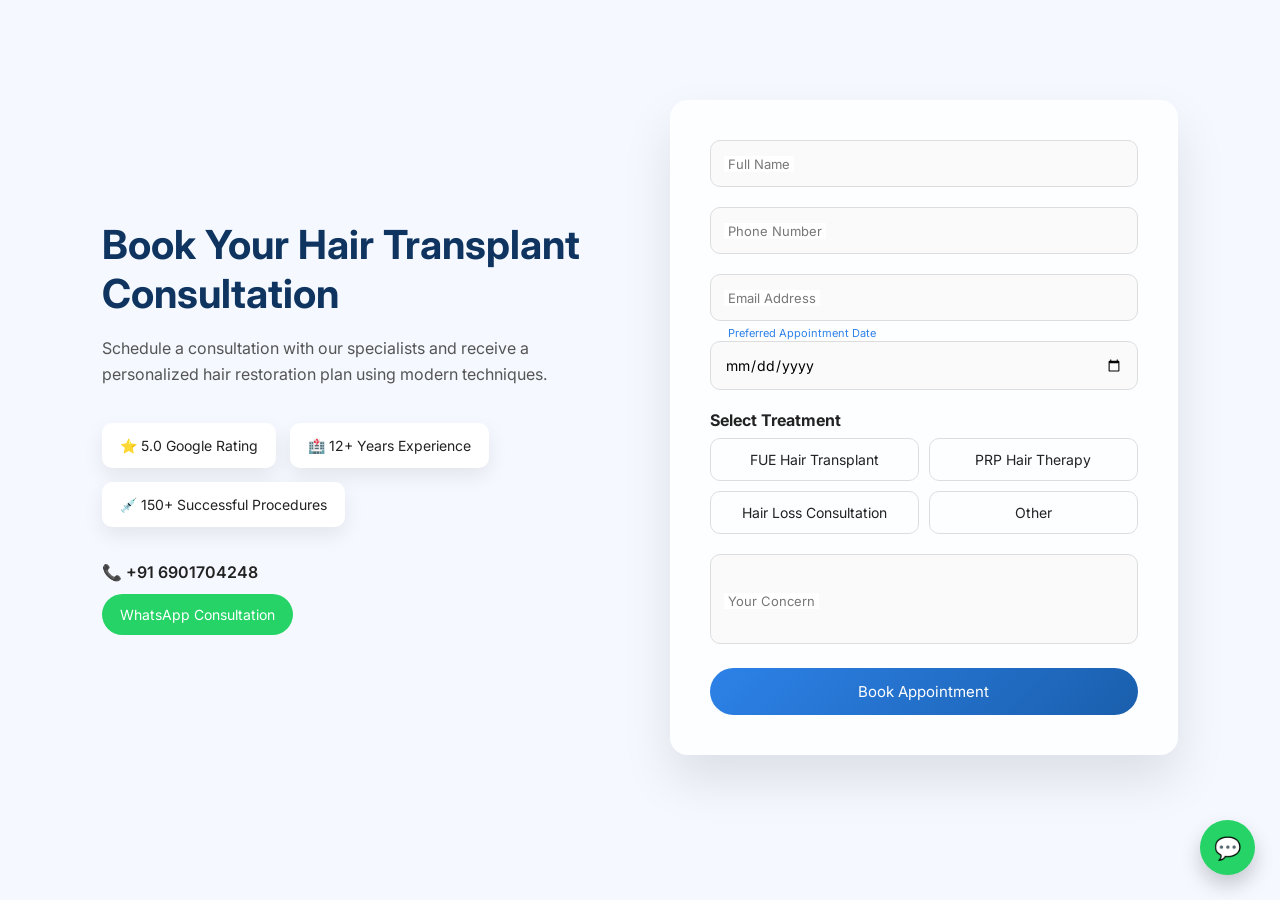
<file: appoinment.html>
<!DOCTYPE html>
<html lang="en">
<head>
<meta charset="UTF-8">
<meta name="viewport" content="width=device-width, initial-scale=1.0">

<title>Clinic Appointment</title>

<link href="https://fonts.googleapis.com/css2?family=Inter:wght@300;400;500;600&display=swap" rel="stylesheet">

<style>

*{
margin:0;
padding:0;
box-sizing:border-box;
font-family:Inter,sans-serif;
}

body{
background:#f5f9ff;
color:#222;
}

/* SECTION */

.appointment-section{
width:100%;
padding:100px 8%;
display:grid;
grid-template-columns:1fr 1fr;
gap:60px;
align-items:center;
}

/* LEFT SIDE */

.appointment-info h2{
font-size:40px;
color:#0f3460;
margin-bottom:18px;
}

.appointment-info p{
line-height:1.6;
color:#555;
margin-bottom:35px;
max-width:520px;
}

.trust{
display:flex;
gap:14px;
flex-wrap:wrap;
margin-bottom:35px;
}

.badge{
background:white;
padding:14px 18px;
border-radius:10px;
box-shadow:0 8px 20px rgba(0,0,0,0.08);
font-size:14px;
}

.phone{
font-weight:600;
margin-bottom:12px;
}

.whatsapp{
display:inline-flex;
align-items:center;
gap:8px;
background:#25D366;
color:white;
padding:12px 18px;
border-radius:30px;
text-decoration:none;
font-size:14px;
}

/* FORM CARD */

.form-card{
background:rgba(255,255,255,0.8);
backdrop-filter:blur(10px);
padding:40px;
border-radius:18px;
box-shadow:0 25px 50px rgba(0,0,0,0.1);
}

/* INPUT GROUP */

.form-group{
position:relative;
margin-bottom:20px;
}

.form-group input,
.form-group textarea{
width:100%;
padding:14px;
border-radius:10px;
border:1px solid #ddd;
background:#fafafa;
font-size:14px;
outline:none;
}

.form-group textarea{
height:90px;
resize:none;
}

/* FLOAT LABEL */

.form-group label{
position:absolute;
top:50%;
left:14px;
transform:translateY(-50%);
font-size:13px;
color:#777;
pointer-events:none;
transition:.3s;
background:white;
padding:0 4px;
}

.form-group input:focus+label,
.form-group input:not(:placeholder-shown)+label,
.form-group textarea:focus+label,
.form-group textarea:not(:placeholder-shown)+label{
top:-8px;
font-size:11px;
color:#2d82e8;
}

/* TREATMENT CARDS */

.treatments{
display:grid;
grid-template-columns:repeat(2,1fr);
gap:10px;
margin-bottom:20px;
}

.treatment{
border:1px solid #ddd;
padding:12px;
border-radius:10px;
cursor:pointer;
font-size:14px;
transition:.25s;
text-align:center;
}

.treatment:hover{
border-color:#2d82e8;
}

.treatment.active{
background:#2d82e8;
color:white;
border-color:#2d82e8;
}

/* BUTTON */

.submit-btn{
width:100%;
padding:14px;
border:none;
border-radius:30px;
background:linear-gradient(135deg,#2d82e8,#1a5fad);
color:white;
font-size:15px;
cursor:pointer;
transition:.25s;
}

.submit-btn:hover{
transform:translateY(-2px);
box-shadow:0 10px 25px rgba(0,0,0,0.15);
}
.floating-whatsapp{
position:fixed;
bottom:25px;
right:25px;
background:#25D366;
color:white;
font-size:22px;
width:55px;
height:55px;
display:flex;
align-items:center;
justify-content:center;
border-radius:50%;
text-decoration:none;
box-shadow:0 10px 20px rgba(0,0,0,0.2);
z-index: 2;
}

/* TABLET */

@media(max-width:1000px){

.appointment-section{
grid-template-columns:1fr;
gap:40px;
}

.appointment-info h2{
font-size:32px;
}

}

/* MOBILE */

@media(max-width:600px){

.appointment-section{
padding:70px 6%;
}

.treatments{
grid-template-columns:1fr;
}

.form-card{
padding:30px 22px;
}

.appointment-info h2{
font-size:26px;
}

}

</style>
</head>

<body>

<section class="appointment-section">

<div class="appointment-info">

<h2>Book Your Hair Transplant Consultation</h2>

<p>
Schedule a consultation with our specialists and receive a personalized hair restoration plan using modern techniques.
</p>

<div class="trust">

<div class="badge">⭐ 5.0 Google Rating</div>
<div class="badge">🏥 12+ Years Experience</div>
<div class="badge">💉 150+ Successful Procedures</div>

</div>

<div class="phone">📞 +91 6901704248</div>

<a class="whatsapp"
href="https://wa.me/916901704248?text=Hello%20Doctor,%20I%20want%20to%20book%20a%20hair%20transplant%20consultation."
target="_blank">
WhatsApp Consultation
</a>
<a href="https://wa.me/916901704248" class="floating-whatsapp" target="_blank">
💬  
</a>

</div>


<div class="form-card">

<form id="appointmentForm">

<div class="form-group">
<input type="text" id="name" placeholder=" " required>
<label>Full Name</label>
</div>

<div class="form-group">
<input type="tel" id="phone" placeholder=" " required>
<label>Phone Number</label>
</div>

<div class="form-group">
<input type="email" id="email" placeholder=" ">
<label>Email Address</label>
</div>

<div class="form-group">
<input type="date" id="date">
<label>Preferred Appointment Date</label>
</div>

<h4 style="margin-bottom:8px">Select Treatment</h4>

<div class="treatments">

<div class="treatment">FUE Hair Transplant</div>
<div class="treatment">PRP Hair Therapy</div>
<div class="treatment">Hair Loss Consultation</div>
<div class="treatment">Other</div>

</div>

<div class="form-group">
<textarea id="message" placeholder=" "></textarea>
<label>Your Concern</label>
</div>

<button class="submit-btn">Book Appointment</button>

</form>

</div>

</section>


<script>

const treatments=document.querySelectorAll(".treatment")
let selected=""

treatments.forEach(card=>{
card.onclick=()=>{
treatments.forEach(c=>c.classList.remove("active"))
card.classList.add("active")
selected=card.innerText
}
})

document.getElementById("appointmentForm").addEventListener("submit",function(e){

e.preventDefault()

const name=document.getElementById("name").value
const phone=document.getElementById("phone").value
const email=document.getElementById("email").value
const date=document.getElementById("date").value
const msg=document.getElementById("message").value

const text=
`Appointment Request%0A
Name: ${name}%0A
Phone: ${phone}%0A
Email: ${email}%0A
Date: ${date}%0A
Treatment: ${selected}%0A
Message: ${msg}`

window.open(`https://wa.me/6901704248?text=${text}`)

})

</script>

</body>
</html>
</file>
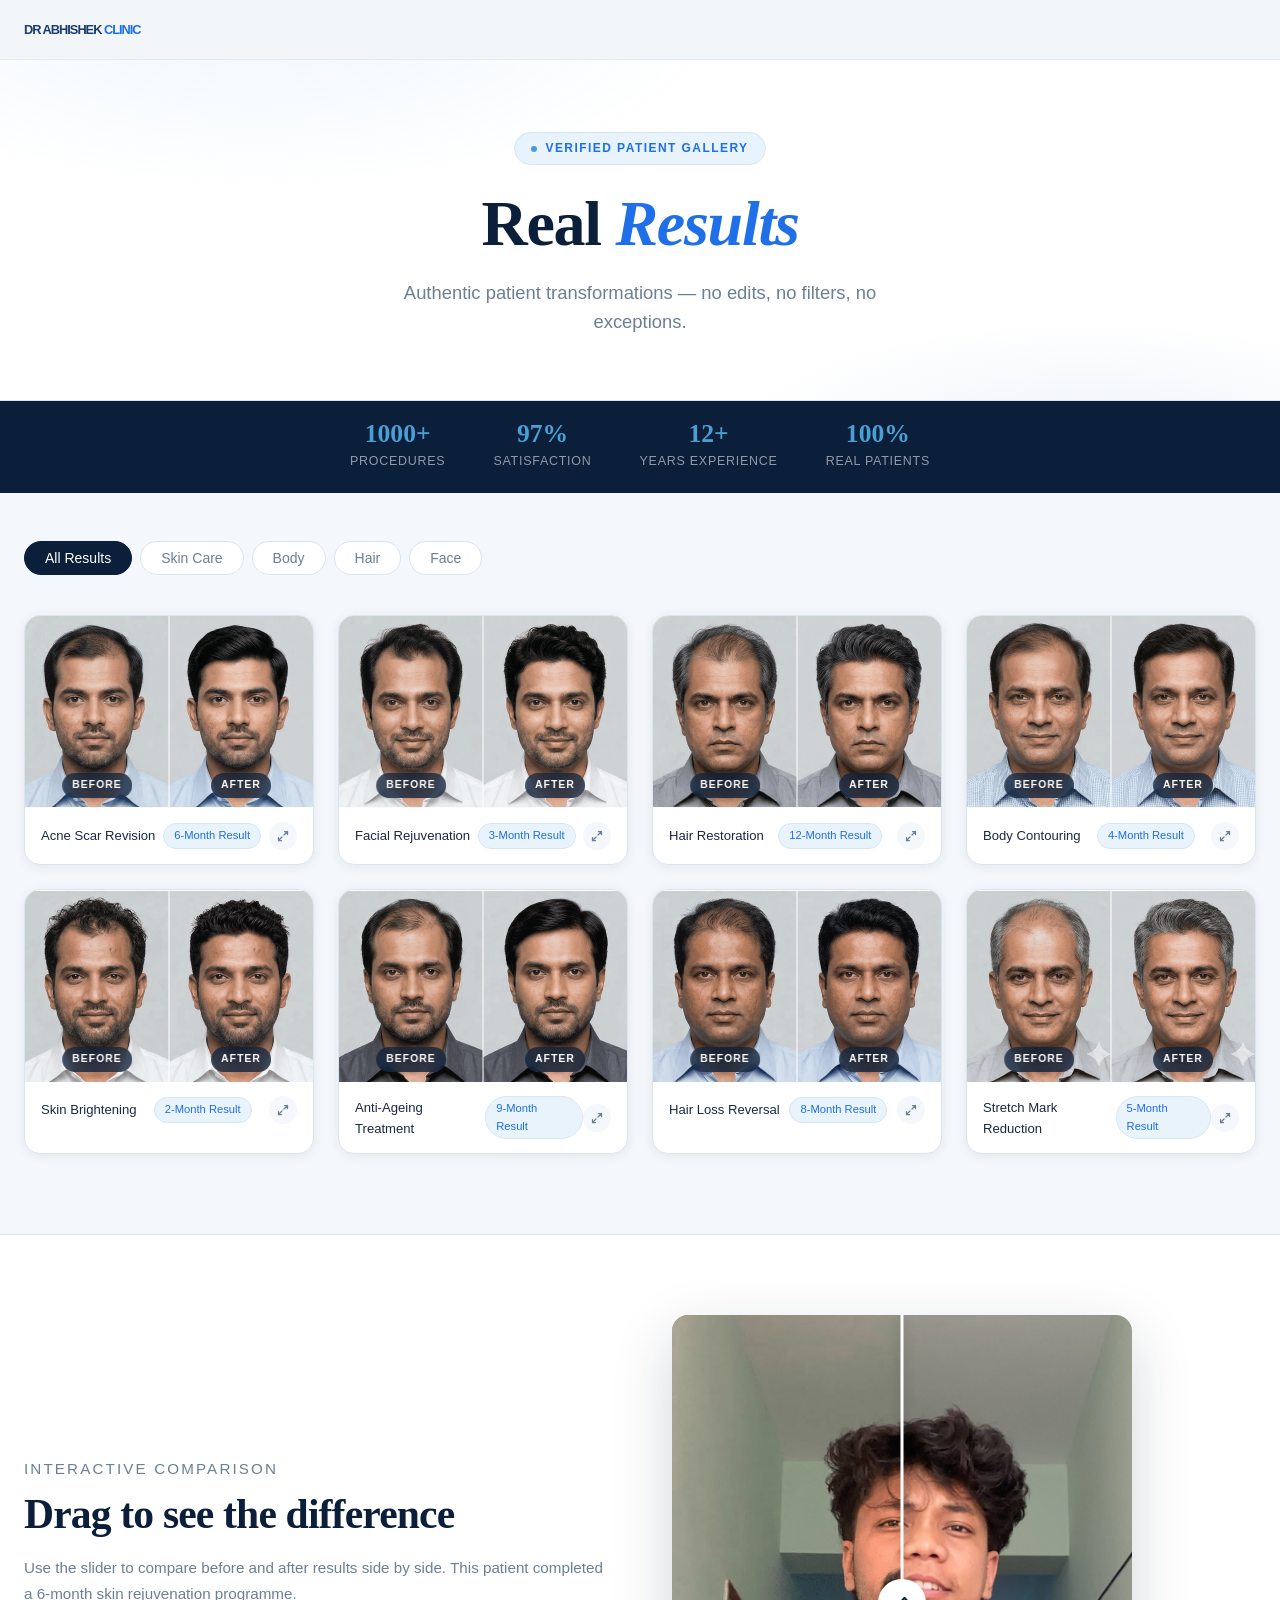
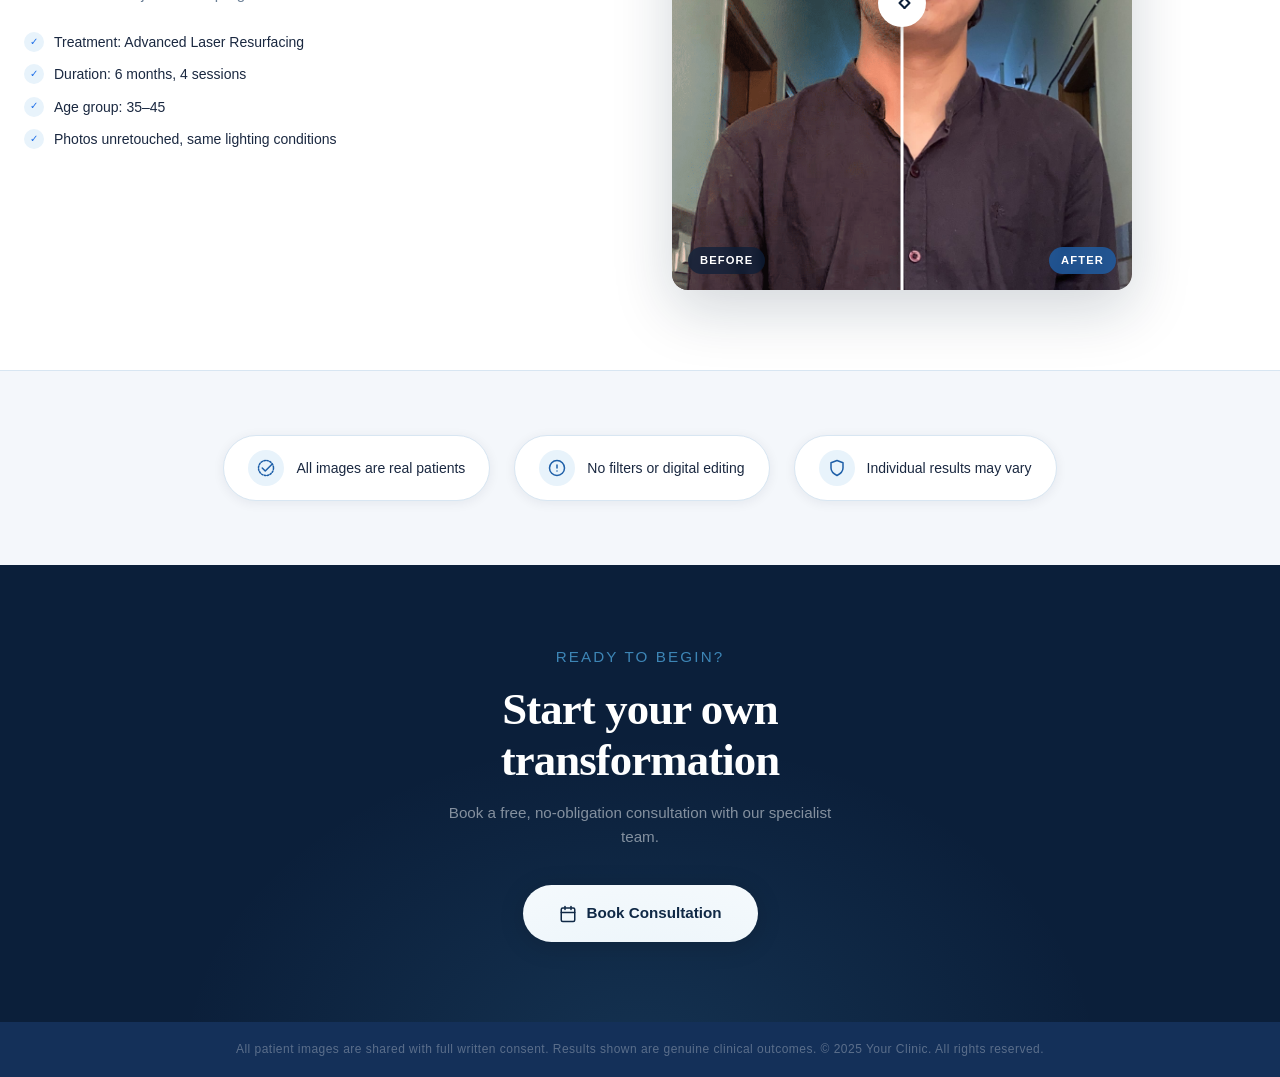
<file: real-images.html>
<!DOCTYPE html>
<html lang="en">
<head>
    <meta charset="UTF-8">
    <meta name="viewport" content="width=device-width, initial-scale=1.0">
    <title>Document</title>
    <link rel="stylesheet" href="Real-style.css">
</head>
<body>
   <nav class="Real-navbar">   <a href="index.html"> <span class="Real-clinic-name">Dr Abhishek <span>Clinic</span></span></a></nav>
   
         <header class="Real-page-header">
    <div class="Real-header-eyebrow">Verified Patient Gallery</div>
    <h1>Real <em>Results</em></h1>
    <p>Authentic patient transformations — no edits, no filters, no exceptions.</p>
  </header>
 
  <!-- ═══════════════════════════════════════════
       STATS BAR
  ═══════════════════════════════════════════ -->
  <div class="Real-stats-bar">
    <div class="Real-stat-item"><strong>1000+</strong><span>Procedures</span></div>
    <div class="Real-stat-item"><strong>97%</strong><span>Satisfaction</span></div>
    <div class="Real-stat-item"><strong>12+</strong><span>Years Experience</span></div>
    <div class="Real-stat-item"><strong>100%</strong><span>Real Patients</span></div>
  </div>
 
  <!-- ═══════════════════════════════════════════
       FILTER TABS
  ═══════════════════════════════════════════ -->
  <div class="Real-filter-bar">
    <div class="Real-filter-tabs" role="tablist">
      <button class="Real-filter-tab active" data-filter="all">All Results</button>
      <button class="Real-filter-tab" data-filter="skin">Skin Care</button>
      <button class="Real-filter-tab" data-filter="body">Body</button>
      <button class="Real-filter-tab" data-filter="hair">Hair</button>
      <button class="Real-filter-tab" data-filter="face">Face</button>
    </div>
  </div>
 
  <!-- ═══════════════════════════════════════════
       GALLERY GRID SECTION
  ═══════════════════════════════════════════ -->
  <section class="Real-gallery-section" id="gallery">
    <div class="Real-gallery-grid" id="galleryGrid">
 
      <!-- Cards injected by JS below -->
 
    </div>
  </section>
 
  <!-- ═══════════════════════════════════════════
       BEFORE / AFTER SLIDER SECTION
  ═══════════════════════════════════════════ -->
  <section class="Real-slider-section">
    <div class="Real-slider-inner">
 
      <!-- Copy side -->
      <div class="Real-slider-copy">
        <p class="Real-section-label">Interactive Comparison</p>
        <h2>Drag to see the difference</h2>
        <p>
          Use the slider to compare before and after results side by side.
          This patient completed a 6-month skin rejuvenation programme.
        </p>
        <div class="Real-slider-detail">
          <div class="Real-detail-row">Treatment: Advanced Laser Resurfacing</div>
          <div class="Real-detail-row">Duration: 6 months, 4 sessions</div>
          <div class="Real-detail-row">Age group: 35–45</div>
          <div class="Real-detail-row">Photos unretouched, same lighting conditions</div>
        </div>
      </div>
 
      <!-- Slider widget -->
      <div>
        <div class="Real-ba-slider" id="baSlider">
          <!-- Before image (bottom layer) -->
          <img
            src="photos/Bbefore.jpg"
            alt="Before treatment"
            loading="lazy"
          />
 
          <!-- After image (top layer, clipped) -->
          <div class="Real-ba-after-wrap" id="baAfterWrap">
            <img
              src="photos/BAfter.png"
              alt="After treatment"
              loading="lazy"
            />
          </div>
 
          <!-- Divider line -->
          <div class="Real-ba-divider" id="baDivider"></div>
 
          <!-- Handle -->
          <div class="Real-ba-handle" id="baHandle">
            <svg viewBox="0 0 24 24" fill="none" stroke="#0b1f3a" stroke-width="2.5" stroke-linecap="round" stroke-linejoin="round">
              <polyline points="15 18 9 12 15 6"/>
              <polyline points="9 6 15 12 9 18" transform="translate(6,0)"/>
            </svg>
          </div>
 
          <span class="Real-ba-label-before">Before</span>
     <span class=" Real-ba-label-after">After</span>
        </div>
      </div>
    </div>
  </section>
 
  <!-- ═══════════════════════════════════════════
       TRUST SECTION
  ═══════════════════════════════════════════ -->
  <div class="Real-trust-section">
 
    <div class="Real-trust-pill">
      <div class="Real-trust-icon">
        <svg viewBox="0 0 24 24" fill="none" stroke="#1e5fa8" stroke-width="2" stroke-linecap="round" stroke-linejoin="round">
          <path d="M20 7l-9 9-4-4"/>
          <circle cx="12" cy="12" r="10" stroke-dasharray="2"/>
        </svg>
      </div>
      <p>All images are real patients</p>
    </div>
 
    <div class="Real-trust-pill">
      <div class="Real-trust-icon">
        <svg viewBox="0 0 24 24" fill="none" stroke="#1e5fa8" stroke-width="2" stroke-linecap="round" stroke-linejoin="round">
          <circle cx="12" cy="12" r="10"/>
          <line x1="12" y1="8" x2="12" y2="12"/>
          <line x1="12" y1="16" x2="12.01" y2="16"/>
        </svg>
      </div>
      <p>No filters or digital editing</p>
    </div>
 
    <div class="Real-trust-pill">
      <div class="Real-trust-icon">
        <svg viewBox="0 0 24 24" fill="none" stroke="#1e5fa8" stroke-width="2" stroke-linecap="round" stroke-linejoin="round">
          <path d="M12 22s8-4 8-10V5l-8-3-8 3v7c0 6 8 10 8 10z"/>
        </svg>
      </div>
      <p>Individual results may vary</p>
    </div>
 
  </div>
 
  <!-- ═══════════════════════════════════════════
       CTA SECTION
  ═══════════════════════════════════════════ -->
  <section class="Real-cta-section">
    <p class="Real-section-label">Ready to begin?</p>
    <h2>Start your own<br/>transformation</h2>
    <p>Book a free, no-obligation consultation with our specialist team.</p>
    <a href="appoinment.html" class="Real-btn-primary">
      <svg viewBox="0 0 24 24" fill="none" stroke="currentColor" stroke-width="2" stroke-linecap="round" stroke-linejoin="round">
        <rect x="3" y="4" width="18" height="18" rx="2"/>
        <line x1="16" y1="2" x2="16" y2="6"/>
        <line x1="8"  y1="2" x2="8"  y2="6"/>
        <line x1="3"  y1="10" x2="21" y2="10"/>
      </svg>
      Book Consultation
    </a>
  </section>
 
  <!-- ═══════════════════════════════════════════
       FOOTER NOTE
  ═══════════════════════════════════════════ -->
  <div class="Real-footer-note">
    <p>All patient images are shared with full written consent. Results shown are genuine clinical outcomes. © 2025 Your Clinic. All rights reserved.</p>
  </div>
 
  <!-- ═══════════════════════════════════════════
       LIGHTBOX MODAL
  ═══════════════════════════════════════════ -->
  <div class="Real-modal-overlay" id="modalOverlay" role="dialog" aria-modal="true">
    <div class="Real-modal-box" id="modalBox">
      <button class="Real-modal-close" id="modalClose" aria-label="Close">
        <svg width="14" height="14" viewBox="0 0 24 24" fill="none" stroke-width="2.5" stroke-linecap="round">
          <line x1="18" y1="6" x2="6" y2="18"/>
          <line x1="6"  y1="6" x2="18" y2="18"/>
        </svg>
      </button>
      <div class="Real-modal-images" id="modalImages"></div>
      <div class="Real-modal-footer">
        <span class="Real-modal-caption" id="modalCaption"></span>
        <span class="Real-modal-meta"   id="modalMeta"></span>
      </div>
    </div>
  </div>
  <script src="script.js"></script>
</body>
</html>
</file>
<file: Real-style.css>
/* =========================================================
   real-images html's css
   ========================================================= */
     /* ─────────────────────────────────────────────
       CSS CUSTOM PROPERTIES & RESET
    ───────────────────────────────────────────── */
  *,
  *::before,
  *::after {
      box-sizing: border-box;
      margin: 0;
      padding: 0;
  }

  :root {
      --navy: #0b1f3a;
      --navy-mid: #143059;
   --blue: #1e6fe8;
   --dark-blue: #1c3d72;
      --sky: #4a9fd4;
      --ice: #e8f3fb;
      --white: #ffffff;
      --slate: #f4f7fb;
      --text: #1a2840;
      --muted: #6b7f96;
      --border: #d8e6f2;
      --gold: #c9a84c;
      --shadow-sm: 0 2px 12px rgba(11, 31, 58, .07);
      --shadow-md: 0 8px 32px rgba(11, 31, 58, .12);
      --shadow-lg: 0 20px 60px rgba(11, 31, 58, .18);
      --radius: 16px;
      --transition: .3s cubic-bezier(.4, 0, .2, 1);
  }

  html {
      scroll-behavior: smooth;
  }

  body {
      font-family: 'DM Sans', sans-serif;
      background: var(--slate);
      color: var(--text);
      line-height: 1.6;
      -webkit-font-smoothing: antialiased;
  }

  /* ─────────────────────────────────────────────
       TOP HEADER SECTION
    ───────────────────────────────────────────── */
  .Real-navbar {
   position: sticky;
   top: 0;
   z-index: 1000;
   background: rgba(243, 246, 249, 0.97);
   backdrop-filter: blur(50px);
   border-bottom: 1px solid rgba(30, 111, 232, .08);
   padding: 0 40px;
   height:60px;
   display: flex;
   align-items: center;
   justify-content: space-between;
   gap: 16px;
   transition: box-shadow .3s, background .3s;
}


    .Real-clinic-name {
      position: absolute;
      top: 20px;
      left: 24px;
      font-size: 0.8rem;
      font-weight: 900;
      letter-spacing: -1px;
      color: var(--dark-blue);
      text-transform: uppercase;
  }
    .Real-clinic-name span{
          color: var(--blue);
          
    }

  .Real-page-header {
      background: var(--white);
      border-bottom: 1px solid var(--border);
      padding: 72px 24px 64px;
      text-align: center;
      position: relative;
      overflow: hidden;
  }

  .Real-page-header::before {
      content: '';
      position: absolute;
      inset: 0;
      background:
          radial-gradient(ellipse 60% 80% at 20% -10%, rgba(74, 159, 212, .08) 0%, transparent 60%),
          radial-gradient(ellipse 50% 60% at 85% 110%, rgba(30, 95, 168, .07) 0%, transparent 55%);
      pointer-events: none;
  }

  .Real-header-eyebrow {
      display: inline-flex;
      align-items: center;
      gap: 8px;
      background: var(--ice);
      border: 1px solid var(--border);
      color: var(--blue);
      font-size: .75rem;
      font-weight: 600;
      letter-spacing: .12em;
      text-transform: uppercase;
      padding: 6px 16px;
      border-radius: 100px;
      margin-bottom: 24px;
  }

  .Real-header-eyebrow::before {
      content: '';
      width: 6px;
      height: 6px;
      background: var(--sky);
      border-radius: 50%;
  }

  .Real-page-header h1 {
      font-family: 'DM Serif Display', serif;
      font-size: clamp(2.4rem, 6vw, 4rem);
      color: var(--navy);
      line-height: 1.1;
      letter-spacing: -.02em;
      margin-bottom: 18px;
  }

  .Real-page-header h1 em {
      font-style: italic;
      color: var(--blue);
  }

  .Real-page-header p {
      font-size: clamp(1rem, 2vw, 1.15rem);
      color: var(--muted);
      max-width: 480px;
      margin: 0 auto;
      font-weight: 300;
  }

  /* ─────────────────────────────────────────────
       STATS BAR
    ───────────────────────────────────────────── */
  .Real-stats-bar {
      background: var(--navy);
      padding: 20px 24px;
      display: flex;
      justify-content: center;
      gap: 48px;
      flex-wrap: wrap;
  }

  .Real-stat-item {
      text-align: center;
      color: var(--white);
  }

  .Real-stat-item strong {
      display: block;
      font-family: 'DM Serif Display', serif;
      font-size: 1.6rem;
      color: var(--sky);
      line-height: 1;
  }

  .Real-stat-item span {
      font-size: .78rem;
      color: rgba(255, 255, 255, .55);
      letter-spacing: .06em;
      text-transform: uppercase;
  }

  /* ─────────────────────────────────────────────
       MAIN CONTAINER
    ───────────────────────────────────────────── */
  .Real-container {
      max-width: 1280px;
      margin: 0 auto;
      padding: 0 24px;
  }

  /* ─────────────────────────────────────────────
       SECTION LABELS
    ───────────────────────────────────────────── */
  .Real-section-label {
      font-size: .72rem;
      font-weight: 600;
      letter-spacing: .14em;
      text-transform: uppercase;
      color: var(--blue);
      margin-bottom: 6px;
  }

  /* ─────────────────────────────────────────────
       FILTER TAB BAR
    ───────────────────────────────────────────── */
  .Real-filter-bar {
      padding: 48px 24px 0;
      max-width: 1280px;
      margin: 0 auto;
  }

  .Real-filter-tabs {
      display: flex;
      gap: 8px;
      flex-wrap: wrap;
  }

  .Real-filter-tab {
      padding: 8px 20px;
      border-radius: 100px;
      border: 1.5px solid var(--border);
      background: var(--white);
      color: var(--muted);
      font-size: .875rem;
      font-weight: 500;
      cursor: pointer;
      transition: var(--transition);
      font-family: 'DM Sans', sans-serif;
  }

  .Real-filter-tab:hover,
  .Real-filter-tab.active {
      background: var(--navy);
      border-color: var(--navy);
      color: var(--white);
  }

  /* ─────────────────────────────────────────────
       GALLERY GRID SECTION
    ───────────────────────────────────────────── */
  .Real-gallery-section {
      padding: 40px 24px 80px;
      max-width: 1280px;
      margin: 0 auto;
  }

  .Real-gallery-grid {
      display: grid;
      grid-template-columns: repeat(4, 1fr);
      gap: 24px;
  }

  @media (max-width: 1100px) {
      .Real-gallery-grid {
          grid-template-columns: repeat(3, 1fr);
      }
  }

  @media (max-width: 760px) {
      .Real-gallery-grid {
          grid-template-columns: repeat(2, 1fr);
          gap: 16px;
      }
  }

  @media (max-width: 480px) {
      .Real-gallery-grid {
          grid-template-columns: 1fr;
      }
  }

  /* ─────────────────────────────────────────────
       RESULT CARD
    ───────────────────────────────────────────── */
  .Real-result-card {
      background: var(--white);
      border-radius: var(--radius);
      overflow: hidden;
      box-shadow: var(--shadow-sm);
      border: 1px solid var(--border);
      cursor: pointer;
      transition: transform var(--transition), box-shadow var(--transition);
      opacity: 0;
      transform: translateY(20px);
      animation: fadeUp .55s forwards;
  }

  .Real-result-card:hover {
      transform: translateY(-6px);
      box-shadow: var(--shadow-lg);
  }

  /* staggered fade-in */
  .Real-result-card:nth-child(1) {
      animation-delay: .05s;
  }

  .Real-result-card:nth-child(2) {
      animation-delay: .10s;
  }

  .Real-result-card:nth-child(3) {
      animation-delay: .15s;
  }

  .Real-result-card:nth-child(4) {
      animation-delay: .20s;
  }

  .Real-result-card:nth-child(5) {
      animation-delay: .25s;
  }

  .Real-result-card:nth-child(6) {
      animation-delay: .30s;
  }

  .Real-result-card:nth-child(7) {
      animation-delay: .35s;
  }

  .Real-result-card:nth-child(8) {
      animation-delay: .40s;
  }

  @keyframes fadeUp {
      to {
          opacity: 1;
          transform: translateY(0);
      }
  }

  .Real-card-images {
      display: grid;
      grid-template-columns: 1fr 1fr;
      gap: 0;
      position: relative;
  }

  .Real-card-images::after {
      content: '';
      position: absolute;
      left: 50%;
      top: 0;
      width: 1px;
      height: 100%;
      background: var(--white);
      transform: translateX(-50%);
      z-index: 2;
  }

  .Real-img-wrap {
      position: relative;
      overflow: hidden;
      aspect-ratio: 3/4;
  }

  .Real-img-wrap img {
      width: 100%;
      height: 100%;
      object-fit: cover;
      display: block;
      transition: transform .5s ease;
  }

  .Real-result-card:hover .Real-img-wrap img {
      transform: scale(1.04);
  }

  .Real-img-label {
      position: absolute;
      bottom: 10px;
      left: 50%;
      transform: translateX(-50%);
      background: rgba(11, 31, 58, .75);
      backdrop-filter: blur(6px);
      color: var(--white);
      font-size: .65rem;
      font-weight: 600;
      letter-spacing: .1em;
      text-transform: uppercase;
      padding: 4px 10px;
      border-radius: 100px;
      white-space: nowrap;
      z-index: 3;
  }

  .Real-img-label::after {
      background: rgba(30, 95, 168, .85);
  }

  .Real-card-footer {
      padding: 14px 16px;
      display: flex;
      justify-content: space-between;
      align-items: center;
  }

  .Real-card-caption {
      font-size: .82rem;
      font-weight: 500;
      color: var(--text);
  }

  .Real-card-tag {
      font-size: .7rem;
      color: var(--blue);
      background: var(--ice);
      border: 1px solid var(--border);
      padding: 3px 10px;
      border-radius: 100px;
      font-weight: 500;
  }

  .Real-card-expand-hint {
      width: 28px;
      height: 28px;
      border-radius: 50%;
      background: var(--slate);
      display: flex;
      align-items: center;
      justify-content: center;
      flex-shrink: 0;
      transition: background var(--transition);
  }

  .Real-result-card:hover .Real-card-expand-hint {
      background: var(--blue);
  }

  .Real-result-card:hover .Real-card-expand-hint svg {
      stroke: var(--white);
  }

  .Real-card-expand-hint svg {
      stroke: var(--muted);
      transition: stroke var(--transition);
  }

  /* ─────────────────────────────────────────────
       BEFORE/AFTER SLIDER SECTION
    ───────────────────────────────────────────── */
  .Real-slider-section {
      background: var(--white);
      padding: 80px 24px;
      border-top: 1px solid var(--border);
      border-bottom: 1px solid var(--border);
  }

  .Real-slider-inner {
      max-width: 1280px;
      margin: 0 auto;
      display: grid;
      grid-template-columns: 1fr 1fr;
      gap: 64px;
      align-items: center;
  }

  @media (max-width: 880px) {
      .Real-slider-inner {
          grid-template-columns: 1fr;
          gap: 40px;
      }
  }

  .Real-slider-copy .Real-section-label {
      margin-bottom: 10px;
  }

  .Real-slider-copy h2 {
      font-family: 'DM Serif Display', serif;
      font-size: clamp(1.8rem, 3.5vw, 2.6rem);
      color: var(--navy);
      line-height: 1.15;
      letter-spacing: -.02em;
      margin-bottom: 16px;
  }

  .Real-slider-copy p {
      color: var(--muted);
      font-size: .95rem;
      font-weight: 300;
      line-height: 1.7;
      margin-bottom: 24px;
  }

  .Real-slider-detail {
      display: flex;
      flex-direction: column;
      gap: 10px;
  }

  .Real-detail-row {
      display: flex;
      gap: 10px;
      align-items: flex-start;
      font-size: .875rem;
      color: var(--text);
  }

  .Real-detail-row::before {
      content: '✓';
      width: 20px;
      height: 20px;
      background: var(--ice);
      border-radius: 50%;
      display: flex;
      align-items: center;
      justify-content: center;
      font-size: .65rem;
      color: var(--blue);
      flex-shrink: 0;
      margin-top: 1px;
  }

  /* Slider widget */
  .Real-ba-slider {
      position: relative;
      border-radius: var(--radius);
      overflow: hidden;
      box-shadow: var(--shadow-lg);
      user-select: none;
      touch-action: none;
      cursor: ew-resize;
      aspect-ratio: 4/5;
      max-width: 460px;
      width: 100%;
  }

  .Real-ba-slider img {
      position: absolute;
      inset: 0;
      width: 100%;
      height: 100%;
      object-fit: cover;
      display: block;
      pointer-events: none;
  }

  .Real-ba-after-wrap {
      position: absolute;
      inset: 0;
      overflow: hidden;
      width: 50%;
      transition: width 0s;
  }

  .Real-ba-after-wrap img {
      min-width: calc(100vw);
      max-width: unset;
      width: auto;
  }

  /* divider line */
  .Real-ba-divider {
      position: absolute;
      top: 0;
      bottom: 0;
      width: 3px;
      background: var(--white);
      left: 50%;
      transform: translateX(-50%);
      z-index: 5;
      box-shadow: 0 0 12px rgba(0, 0, 0, .25);
  }

  /* handle */
  .Real-ba-handle {
      position: absolute;
      top: 50%;
      left: 50%;
      transform: translate(-50%, -50%);
      width: 48px;
      height: 48px;
      background: var(--white);
      border-radius: 50%;
      z-index: 6;
      display: flex;
      align-items: center;
      justify-content: center;
      box-shadow: 0 4px 20px rgba(0, 0, 0, .2);
      cursor: ew-resize;
  }

  .Real-ba-handle svg {
      width: 20px;
  }

  .Real-ba-label-before,
  .Real-ba-label-after {
      position: absolute;
      bottom: 16px;
      z-index: 7;
      font-size: .7rem;
      font-weight: 700;
      letter-spacing: .1em;
      text-transform: uppercase;
      padding: 5px 12px;
      border-radius: 100px;
      color: var(--white);
  }

  .Real-ba-label-before {
      left: 16px;
      background: rgba(11, 31, 58, .7);
      backdrop-filter: blur(4px);
  }

  .Real-ba-label-after {
      right: 16px;
      background: rgba(30, 95, 168, .8);
      backdrop-filter: blur(4px);
  }

  /* ─────────────────────────────────────────────
       TRUST SECTION
    ───────────────────────────────────────────── */
  .Real-trust-section {
      padding: 64px 24px;
      max-width: 1280px;
      margin: 0 auto;
      display: flex;
      justify-content: center;
      gap: 24px;
      flex-wrap: wrap;
  }

  .Real-trust-pill {
      display: flex;
      align-items: center;
      gap: 12px;
      background: var(--white);
      border: 1px solid var(--border);
      border-radius: 100px;
      padding: 14px 24px;
      box-shadow: var(--shadow-sm);
  }

  .Real-trust-icon {
      width: 36px;
      height: 36px;
      border-radius: 50%;
      background: var(--ice);
      display: flex;
      align-items: center;
      justify-content: center;
      flex-shrink: 0;
  }

  .Real-trust-icon svg {
      width: 18px;
      height: 18px;
  }

  .Real-trust-pill p {
      font-size: .875rem;
      font-weight: 500;
      color: var(--text);
  }

  /* ─────────────────────────────────────────────
       CTA SECTION
    ───────────────────────────────────────────── */
  .Real-cta-section {
      background: var(--navy);
      padding: 80px 24px;
      text-align: center;
      position: relative;
      overflow: hidden;
  }

  .Real-cta-section::before {
      content: '';
      position: absolute;
      inset: 0;
      background:
          radial-gradient(ellipse 60% 120% at 50% 110%, rgba(74, 159, 212, .15) 0%, transparent 60%);
      pointer-events: none;
  }

  .Real-cta-section .Real-section-label {
      color: rgba(74, 159, 212, .8);
      margin-bottom: 14px;
  }

  .Real-cta-section h2 {
      font-family: 'DM Serif Display', serif;
      font-size: clamp(1.8rem, 4vw, 2.8rem);
      color: var(--white);
      line-height: 1.15;
      letter-spacing: -.02em;
      margin-bottom: 14px;
  }

  .Real-cta-section p {
      color: rgba(255, 255, 255, .5);
      font-size: .95rem;
      font-weight: 300;
      margin-bottom: 36px;
      max-width: 420px;
      margin-left: auto;
      margin-right: auto;
  }

  .Real-btn-primary {
      display: inline-flex;
      align-items: center;
      gap: 10px;
      background: var(--white);
      color: var(--navy);
      padding: 16px 36px;
      border-radius: 100px;
      font-size: .95rem;
      font-weight: 600;
      font-family: 'DM Sans', sans-serif;
      cursor: pointer;
      border: none;
      transition: transform var(--transition), box-shadow var(--transition), background var(--transition);
      box-shadow: 0 4px 24px rgba(0, 0, 0, .2);
      text-decoration: none;
  }

  .Real-btn-primary:hover {
      transform: translateY(-3px);
      box-shadow: 0 10px 36px rgba(0, 0, 0, .28);
      background: var(--ice);
  }

  .Real-btn-primary svg {
      width: 18px;
      height: 18px;
  }

  /* ─────────────────────────────────────────────
       FOOTER NOTE
    ───────────────────────────────────────────── */
  .Real-footer-note {
      background: var(--navy-mid);
      padding: 18px 24px;
      text-align: center;
  }

  .Real-footer-note p {
      font-size: .75rem;
      color: rgba(255, 255, 255, .3);
      letter-spacing: .04em;
  }

  /* ─────────────────────────────────────────────
       LIGHTBOX MODAL
    ───────────────────────────────────────────── */
  .Real-modal-overlay {
      position: fixed;
      inset: 0;
      background: rgba(5, 15, 30, .9);
      backdrop-filter: blur(12px);
      z-index: 1000;
      display: flex;
      align-items: center;
      justify-content: center;
      padding: 24px;
      opacity: 0;
      pointer-events: none;
      transition: opacity .3s ease;
  }

  .Real-modal-overlay.open {
      opacity: 1;
      pointer-events: all;
  }

  .Real-modal-box {
      background: var(--white);
      border-radius: 20px;
      overflow: hidden;
      max-width: 900px;
      width: 100%;
      box-shadow: 0 30px 80px rgba(0, 0, 0, .4);
      transform: scale(.95);
      transition: transform .3s ease;
      position: relative;
  }

  .Real-modal-overlay.open .Real-modal-box {
      transform: scale(1);
  }

  .Real-modal-close {
      position: absolute;
      top: 16px;
      right: 16px;
      width: 36px;
      height: 36px;
      background: var(--navy);
      border: none;
      border-radius: 50%;
      cursor: pointer;
      display: flex;
      align-items: center;
      justify-content: center;
      z-index: 10;
      transition: background var(--transition);
  }

  .Real-modal-close:hover {
      background: #c0392b;
  }

  .Real-modal-close svg {
      stroke: white;
  }

  .Real-modal-images {
      display: grid;
      grid-template-columns: 1fr 1fr;
  }

  .Real-modal-img-wrap {
      position: relative;
      aspect-ratio: 3/4;
  }

  .Real-modal-img-wrap img {
      width: 100%;
      height: 100%;
      object-fit: cover;
      display: block;
  }

  .Real-modal-label {
      position: absolute;
      bottom: 16px;
      left: 50%;
      transform: translateX(-50%);
      background: rgba(11, 31, 58, .8);
      backdrop-filter: blur(6px);
      color: white;
      font-size: .75rem;
      font-weight: 700;
      letter-spacing: .1em;
      text-transform: uppercase;
      padding: 6px 18px;
      border-radius: 100px;
  }

  .Real-modal-label.after {
      background: rgba(30, 95, 168, .85);
  }

  .Real-modal-footer {
      padding: 20px 24px;
      display: flex;
      justify-content: space-between;
      align-items: center;
      flex-wrap: wrap;
      gap: 10px;
  }

  .Real-modal-caption {
      font-weight: 600;
      color: var(--text);
      font-size: .95rem;
  }

  .Real-modal-meta {
      font-size: .8rem;
      color: var(--muted);
  }

  @media (max-width: 540px) {
      .Real-modal-images {
          grid-template-columns: 1fr;
      }
  }
</file>
